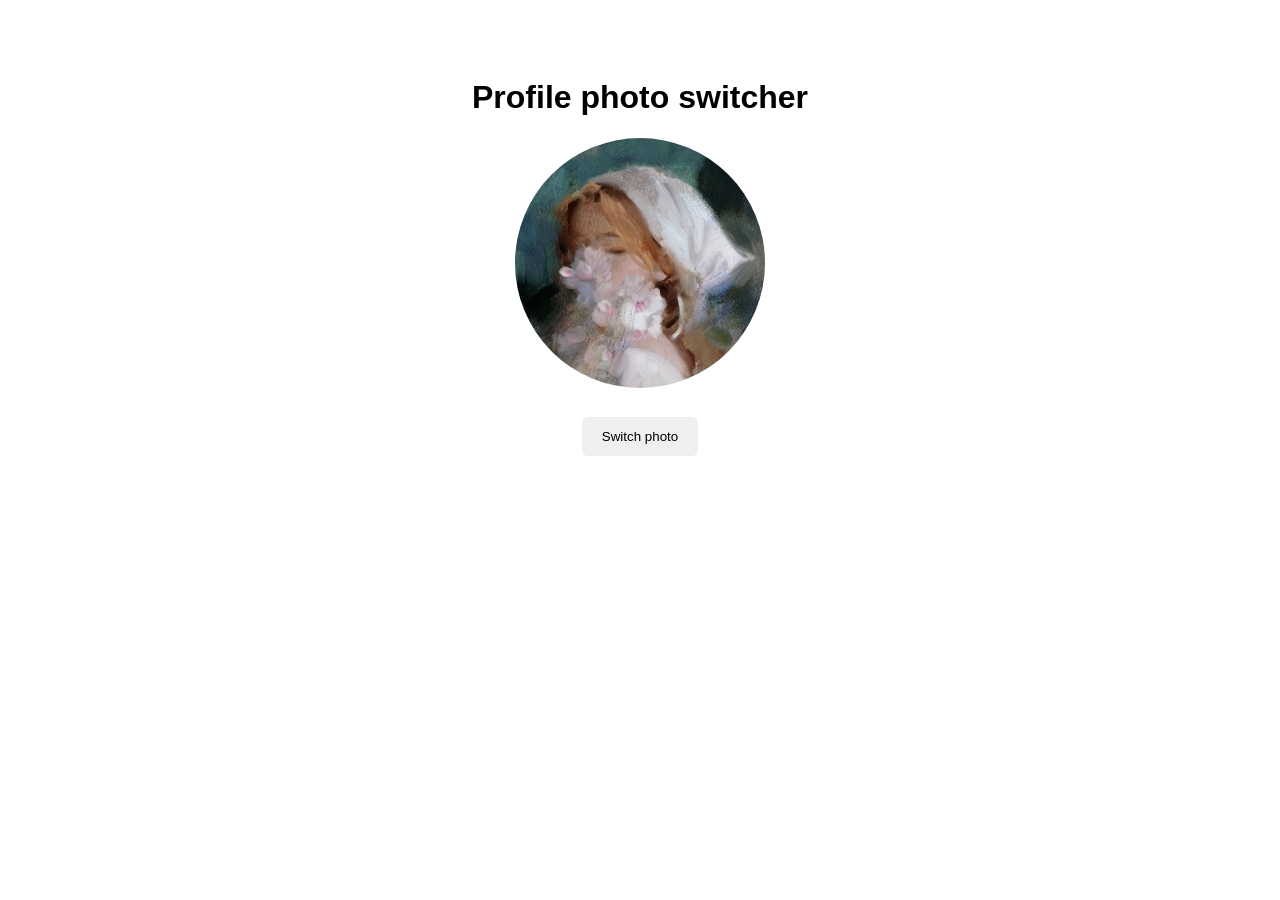
<file: bounce01/index.html>
<!DOCTYPE html>
<html lang="en">
    <head>
        <meta charset="UTF-8">
        <meta name="viewport" content="width=device-width, initial-scale=1.0">
        <title>Profile photo switcher</title>
        <link rel="stylesheet" href="style.css">
    </head>
    <body>
        <main>
            <h1>Profile photo switcher</h1>
            <img id="profilePhoto" src="assets/professional.jpg" alt="Professional profile photo">
            <button id="switchButton">Switch photo</button>
        </main>
        <script src="script.js"></script>
    </body>

</html>
</file>
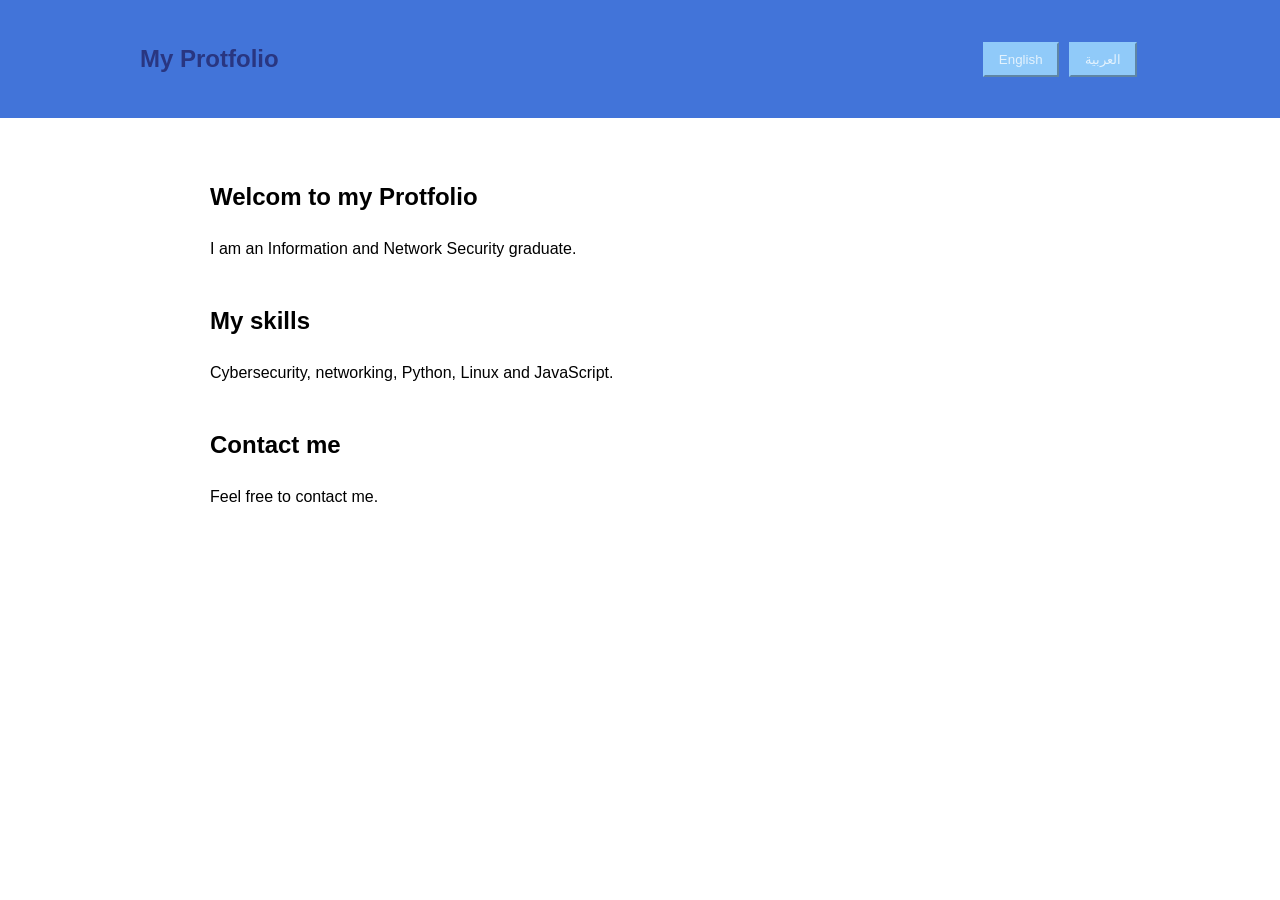
<file: Bounce02/index.html>
<!DOCTYPE html>
<html lang="en" dir="ltr">
    <head>
        <meta charset="UTF-8">
        <meta name="viewport" content="width=device-width, initial-scale=1.0">
        <title>Switch language</title>
        <link rel="stylesheet" href="style.css">
    </head>
    <body>
        <header>
            <nav>
                <h1 id="title"> My Protfolio</h1>
                <div>
                    <button id="englishButton">English</button>
                    <button id="arabicButton">العربية</button>
                </div>
            </nav>
        </header>
        <main>
            <section>
                <h2 id="welcome">Welcom to my Protfolio</h2>
                <p id="aboutText">I am an Information and Network Security graduate.</p>        
            </section>
            <section>
                <h2 id="skillsTitle">My skills</h2>
                <p id="skillsText">Cybersecurity, networking, Python, Linux and JavaScript.</p>   
            </section>
            <section>
                <h2 id="contactTitle">Contact me</h2>
                <p id="contactText">Feel free to contact me.</p>
            </section>
        </main>
        <script src="script.js"></script>

    </body>
</html>
</file>
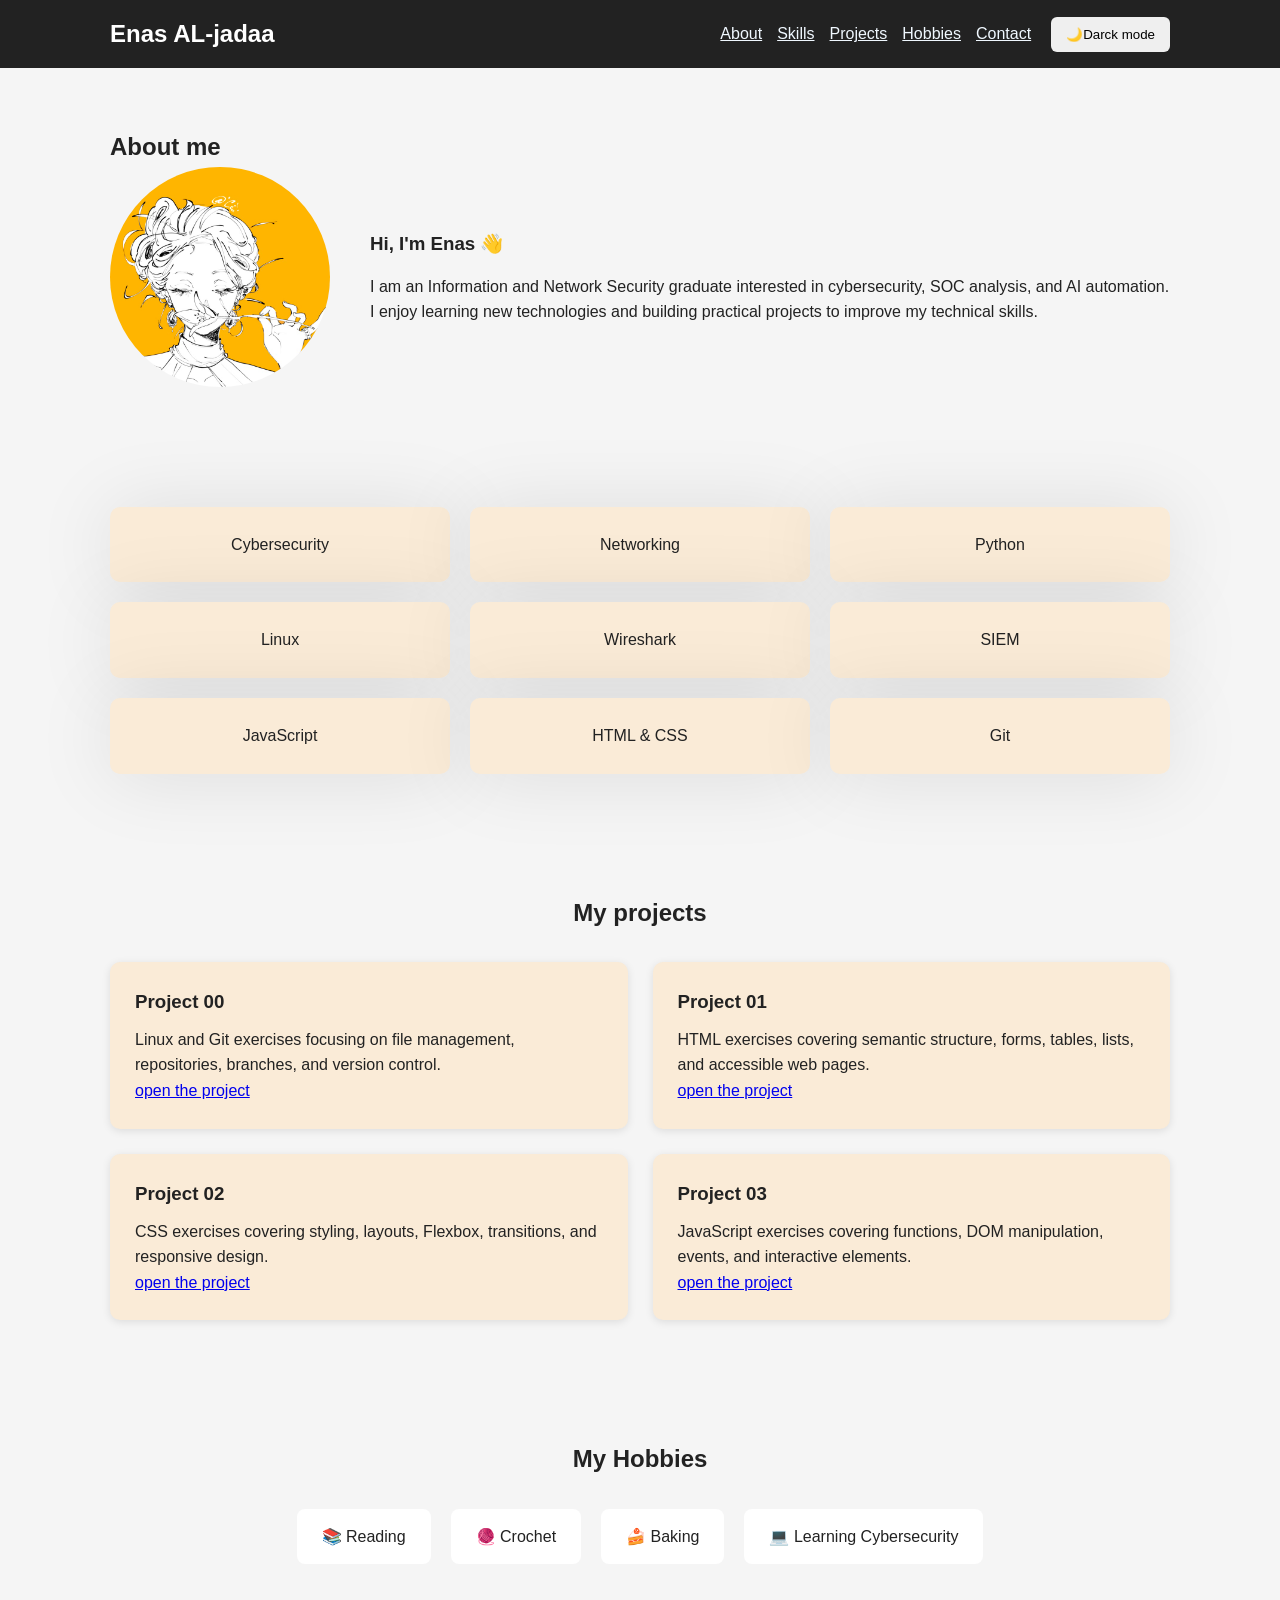
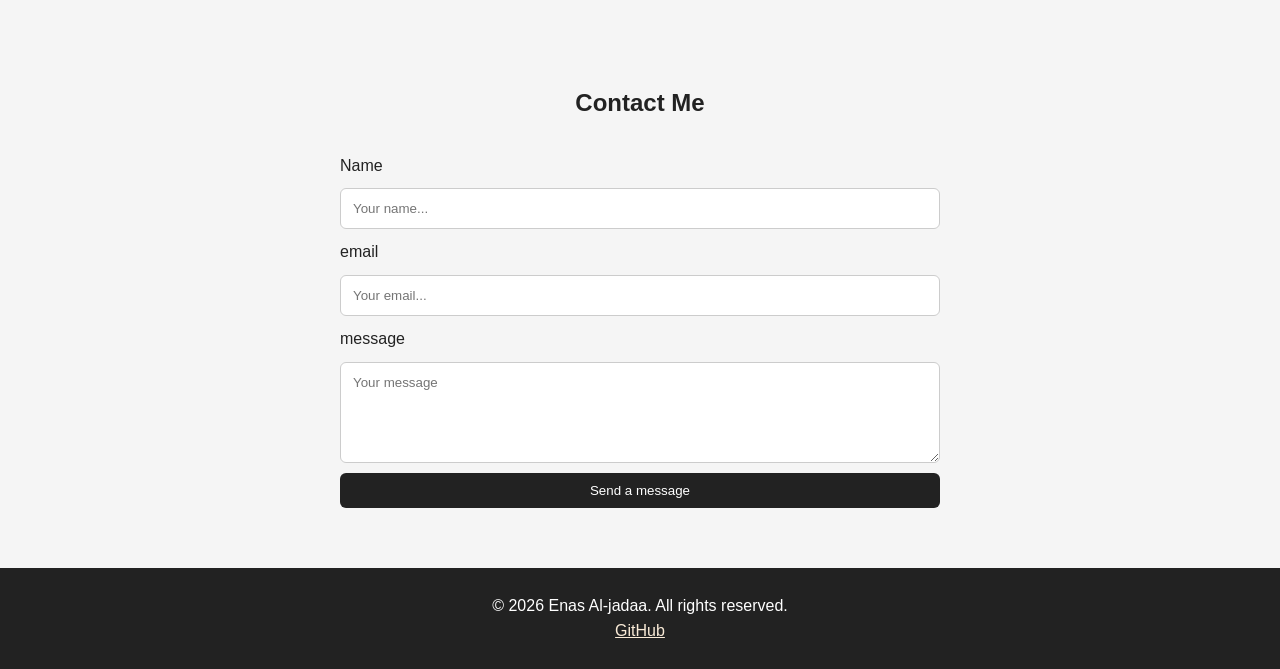
<file: ex00/index.html>
<!DOCTYPE html>
<html>
    <head>
        <meta charset="UTF-8">
        <meta name="viewport" content="width=device-width, initial-scale=1.0">
        <title>Enas AL-jadaa | Portfolio</title>
        <link rel="stylesheet" href="style.css">
    </head>
    <body>
        <header>
            <nav>
                <h1>Enas AL-jadaa</h1>
                <ul>
                    <li><a href="#about">About</a></li>
                    <li><a href="#skills">Skills</a></li>
                    <li><a href="#projects">Projects</a></li>
                    <li><a href="#hobbies">Hobbies</a></li>
                    <li><a href="#contact">Contact</a></li>
                </ul>
                <button id="themeButton"> 🌙Darck mode </button>
            </nav>
            </header>
            <main>
                <section id="about">
                    <h1>About me</h1>
                    <div class="about-content">
                        <img src="assets/me.jpg" alt="Profile photo of Enas Al-jadaa">
                        <div>
                        <h3>Hi, I'm Enas 👋</h3>
                        <p>I am an Information and Network Security graduate
                        interested in cybersecurity, SOC analysis, and
                        AI automation.</p>
                        <p>I enjoy learning new technologies and building
                        practical projects to improve my technical skills.</p>
                        </div>
                    </div>
                </section>
                <section id="skills">
                    <div class="skills-grid">
                        <div class="skills">Cybersecurity</div>
                        <div class="skills">Networking</div>
                        <div class="skills">Python</div>
                        <div class="skills">Linux</div>
                        <div class="skills">Wireshark</div>
                        <div class="skills">SIEM</div>
                        <div class="skills">JavaScript</div>
                        <div class="skills">HTML & CSS</div>
                        <div class="skills">Git</div>
                    </div>
                </section>
                <section id="projects">
                    <h2>My projects</h2>
                    <div class="projects-grid">
                        <article class="project-card">
                            <h3>Project 00</h3>
                            <p>Linux and Git exercises focusing on file management,
                        repositories, branches, and version control.</p>
                        <a href="https://github.com/enas2004jadaa/discovery-web-piscine-ex03" target="_blank">
                            open the project
                        </a>
                        </article>
                        <article class="project-card">
                            <h3>Project 01</h3>
                            <p>HTML exercises covering semantic structure,
                        forms, tables, lists, and accessible web pages.</p>
                        <a href="https://github.com/enas2004jadaa/Project-01---HTML" target="_blank">
                            open the project
                        </a>
                        </article>
                        <article class="project-card">
                            <h3>Project 02</h3>
                            <p>CSS exercises covering styling, layouts, Flexbox,
                        transitions, and responsive design.</p>
                        <a href="https://github.com/enas2004jadaa/Project-02---CSS" target="_blank">
                            open the project
                        </a>
                        </article>
                        <article class="project-card">
                            <h3>Project 03</h3>
                            <p>JavaScript exercises covering functions, DOM
                        manipulation, events, and interactive elements.</p>
                        <a href="https://github.com/enas2004jadaa/Project-03---JavaScript" target="_blank">
                            open the project
                        </a>
                        </article>
                    </div>
                </section>
                <section id="hobbies">
                    <h2>My Hobbies</h2>
                    <ul class="hobbies-list">
                    <li>📚 Reading</li>
                    <li>🧶 Crochet</li>
                    <li>🍰 Baking</li>
                    <li>💻 Learning Cybersecurity</li>
                    </ul>
                </section>
                <section id="contact">
                    <h2>Contact Me</h2>
                    <form>
                        <label for="name"> Name</label>
                        <input type="text"
                        id="name"
                        name="name"
                        placeholder="Your name..."
                        required>
                        <label for="email">email</label>
                        <input type="email"
                        id="email"
                        name="email"
                        placeholder="Your email..."
                        required>
                        <label for="message">message</label>
                        <textarea
                        id="message"
                        name="message"
                        rows="5"
                        placeholder="Your message"
                        required></textarea>
                        <button type="submit">Send a message</button>
                    </form>
                </section>
            </main>
            <footer>
                <p>&copy; 2026 Enas Al-jadaa. All rights reserved.</p>
                <p>
                    <a href="https://github.com/enas2004jadaa" target="_blank">
                        GitHub
                    </a>
                </p>
            </footer>
        <script src="script.js"></script>
    </body>
</html>
</file>
<file: bounce01/style.css>
body{
    font-family: Arial,sans-serif;
    text-align: center;
    padding: 50px;
}
main{
    max-width: 600px;
    margin: auto;
}
#profilePhoto{
    width: 250px;
    height: 250px;
    object-fit: cover;
    border-radius: 50%;
    transition: opacity 0.4s ease ;
}
button{
    display: block;
    margin: 25px auto;
    padding: 12px 20px;
    border: none;
    border-radius: 6px;
    cursor: pointer;
}
</file>
<file: Bounce02/style.css>
*{
    box-sizing: border-box;
}
body{
    font-family: Arial,sans-serif;
    margin: 0;
    line-height: 1.6;
    transition: 0.3s;
}
header{
    background-color: #4274D9;
    color: #293681;
    padding: 20px;
}
nav{
    max-width: 1000px;
    margin: auto;
    display: flex;
    justify-content: space-between;
    align-items: center;
}
main{
    max-width: 900px;
    margin: auto;
    padding: 40px 20px;
}
section{
    margin-bottom: 40px;
}
button{
    padding: 8px 14px;
    margin: 3px;
    cursor: pointer;
    background-color:#90CAF9 ;
    color: #E3F2FD;
    border-color: #90CAF9;
}
[dir="rtl"]{
    text-align: right;
}
[dir="rtl"] nav{
    flex-direction: row-reverse;
}
</file>
<file: ex00/style.css>
*{
    box-sizing: border-box;
    margin: 0;
    padding: 0;
}
html{
    scroll-behavior: smooth;
}
body{
    font-family: Arial,sans-serif;
    line-height: 1.6;
    background-color: #f5f5f5;
    color: #222;
    transition: background-color 0.3s, color 0.3s;
}
section{
    padding: 60px 20px;
    max-width: 1100px;
    margin: auto;
}
h2{
    text-align: center;
    margin-bottom: 30px;
}

header{
    background-color: #222;
    color: white;
    position: sticky;
    top: 0;
    z-index: 1000;
}
nav{
    max-width: 1100px;
    margin: auto;
    padding: 15px 20px;
    display: flex;
    align-items: center;
    gap: 20px;
}
nav h1{
    margin-right: auto;
}
nav ul{
    display: flex;
    list-style: none;
    gap: 15px;
}
nav a{
    color: aliceblue;
}
nav a:hover{
    text-decoration: underline;
}
button{
    border: none;
    padding: 10px 15px;
    border-radius: 6px;
    cursor: pointer;
}

.about-content{
    display: flex;
    align-items: center;
    gap: 40px;
}
.about-content img{
    width: 220px;
    height: 220px;
    object-fit: cover;
    border-radius: 50%;
}
.about-content h3{
    margin-bottom: 15px;
}

.skills-grid{
    display: grid;
    grid-template-columns: repeat(3, 1fr);
    gap: 20px;
}
.skills{
    background-color: antiquewhite;
    padding: 25px;
    text-align: center;
    border-radius: 10px;
    box-shadow: 0 2px 80px rgba(0, 0, 0, 0.1);
    transition: transform 0.3s;
}
.skills:hover{
    transform: translateY(-5px);
}

.projects-grid{
display: grid;
grid-template-columns: repeat(2,1fr);
gap: 25px;
}
.project-card{
    background-color: antiquewhite;
    padding: 25px;
    border-radius: 10px;
    box-shadow: 0 2px 8px rgba(0, 0, 0, 0.1) ;
    transition: transform 0.3s;
}
.project-card:hover{
    transform: translateY(-5px);
}
.project-card h3{
    margin-bottom: 10px;
}

.hobbies-list {
    list-style: none;
    display: flex;
    justify-content: center;
    flex-wrap: wrap;
    gap: 20px;
}
.hobbies-list li{
    background-color: white;
    padding: 15px 25px;
    border-radius: 8px;
}
form{
    max-width: 600px;
    margin: auto;
    display: flex;
    flex-direction: column;
    gap: 10px;
}
input,textarea{
    padding: 12px;
    border: 1px solid#ccc;
    border-radius: 6px;
    font-family: inherit;
}
form button{
    background-color: #222;
    color: white;
}
form button:hover{
    background-color: #444;
}

footer{
    background-color: #222;
    color: white;
    text-align: center;
    padding: 25px;
}
footer a{
    color: antiquewhite;
}
body.dark{
    background-color: #121212;
    color: #f5f5f5;
}
body.dark .skills,
body.dark .project-card,
body.dark .hobbies-list li {
    background-color: #1f1f1f;
    color: white;
}
body.dark input,
body.dark textarea {
    background-color: #222;
    color: white;
    border-color: #555;
}
@media (max-width: 768px){
    nav {
        flex-direction: column;
    }

    nav h1 {
        margin-right: 0;
    }
    nav ul {
        flex-wrap: wrap;
        justify-content: center;
    }

    .about-content {
        flex-direction: column;
        text-align: center;
    }
    .skills-grid {
        grid-template-columns: 1fr;
    }

    .projects-grid {
        grid-template-columns: 1fr;
    }
}
</file>
